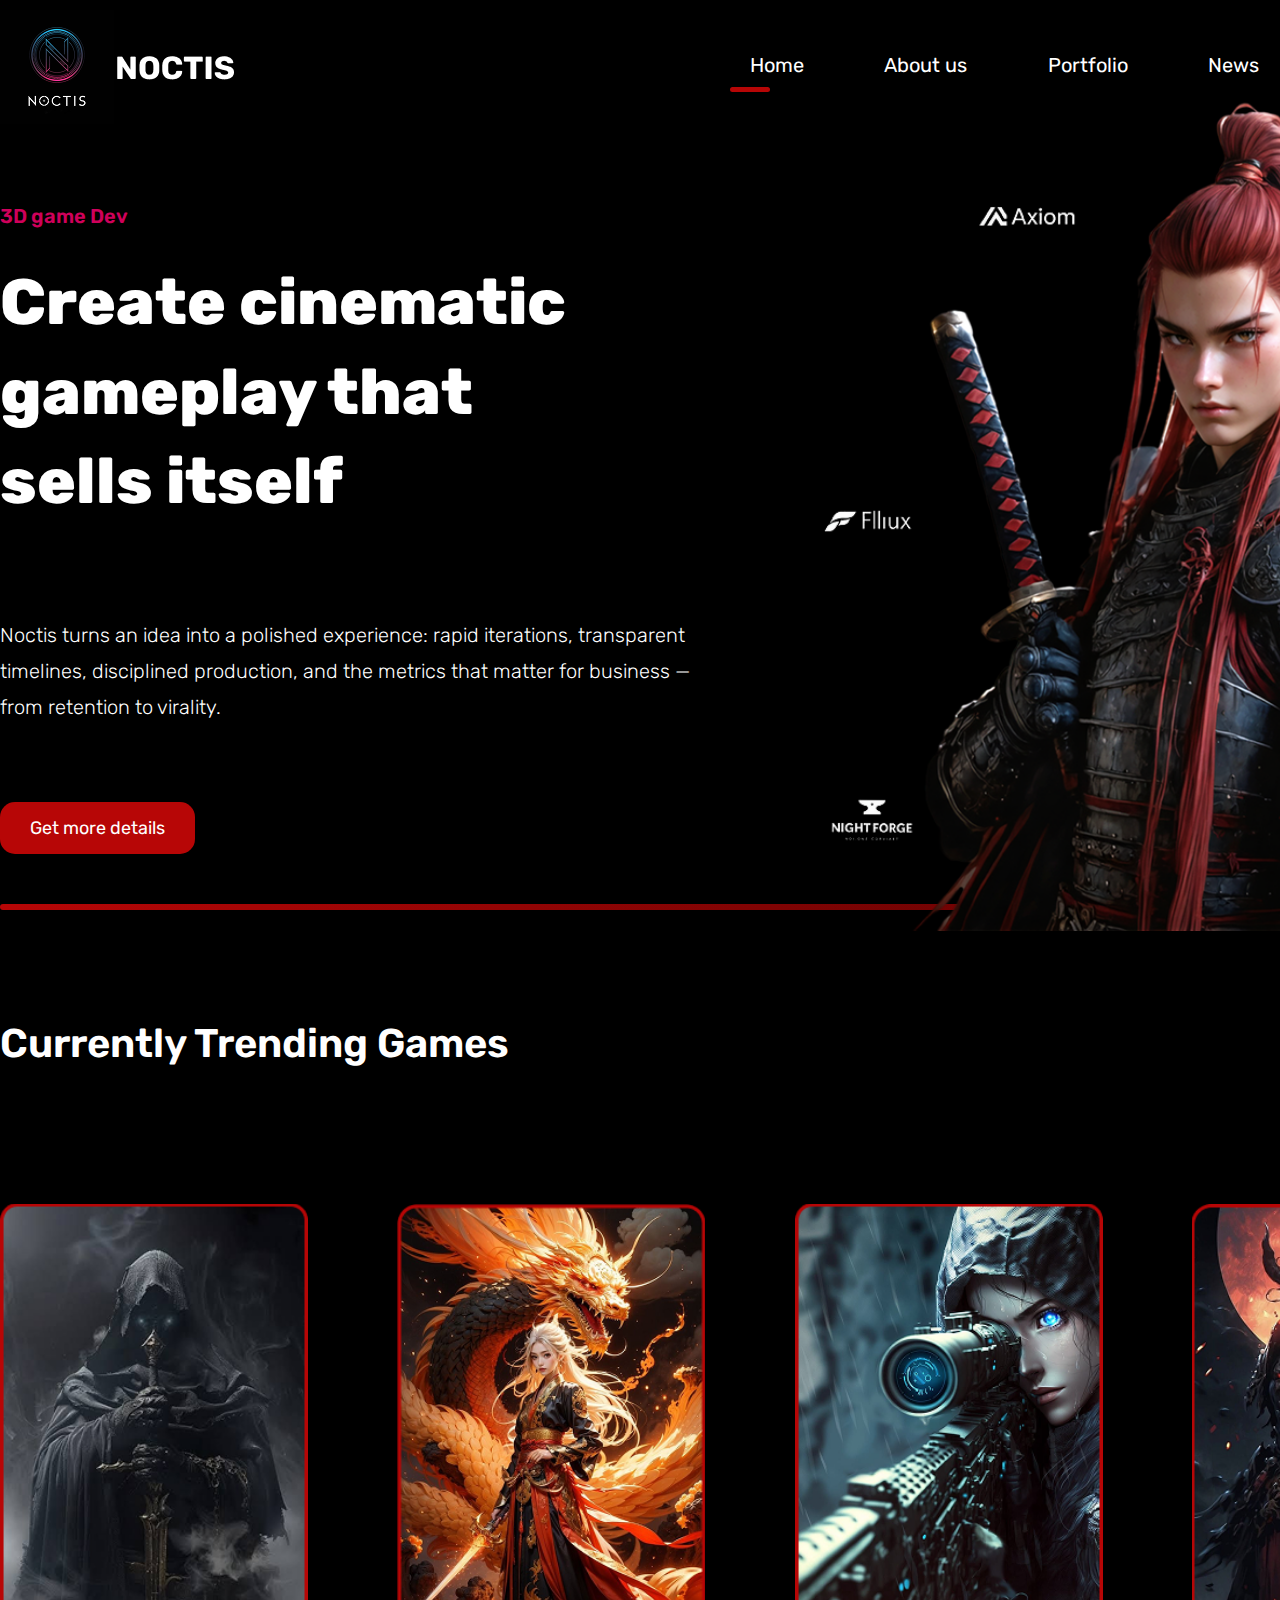
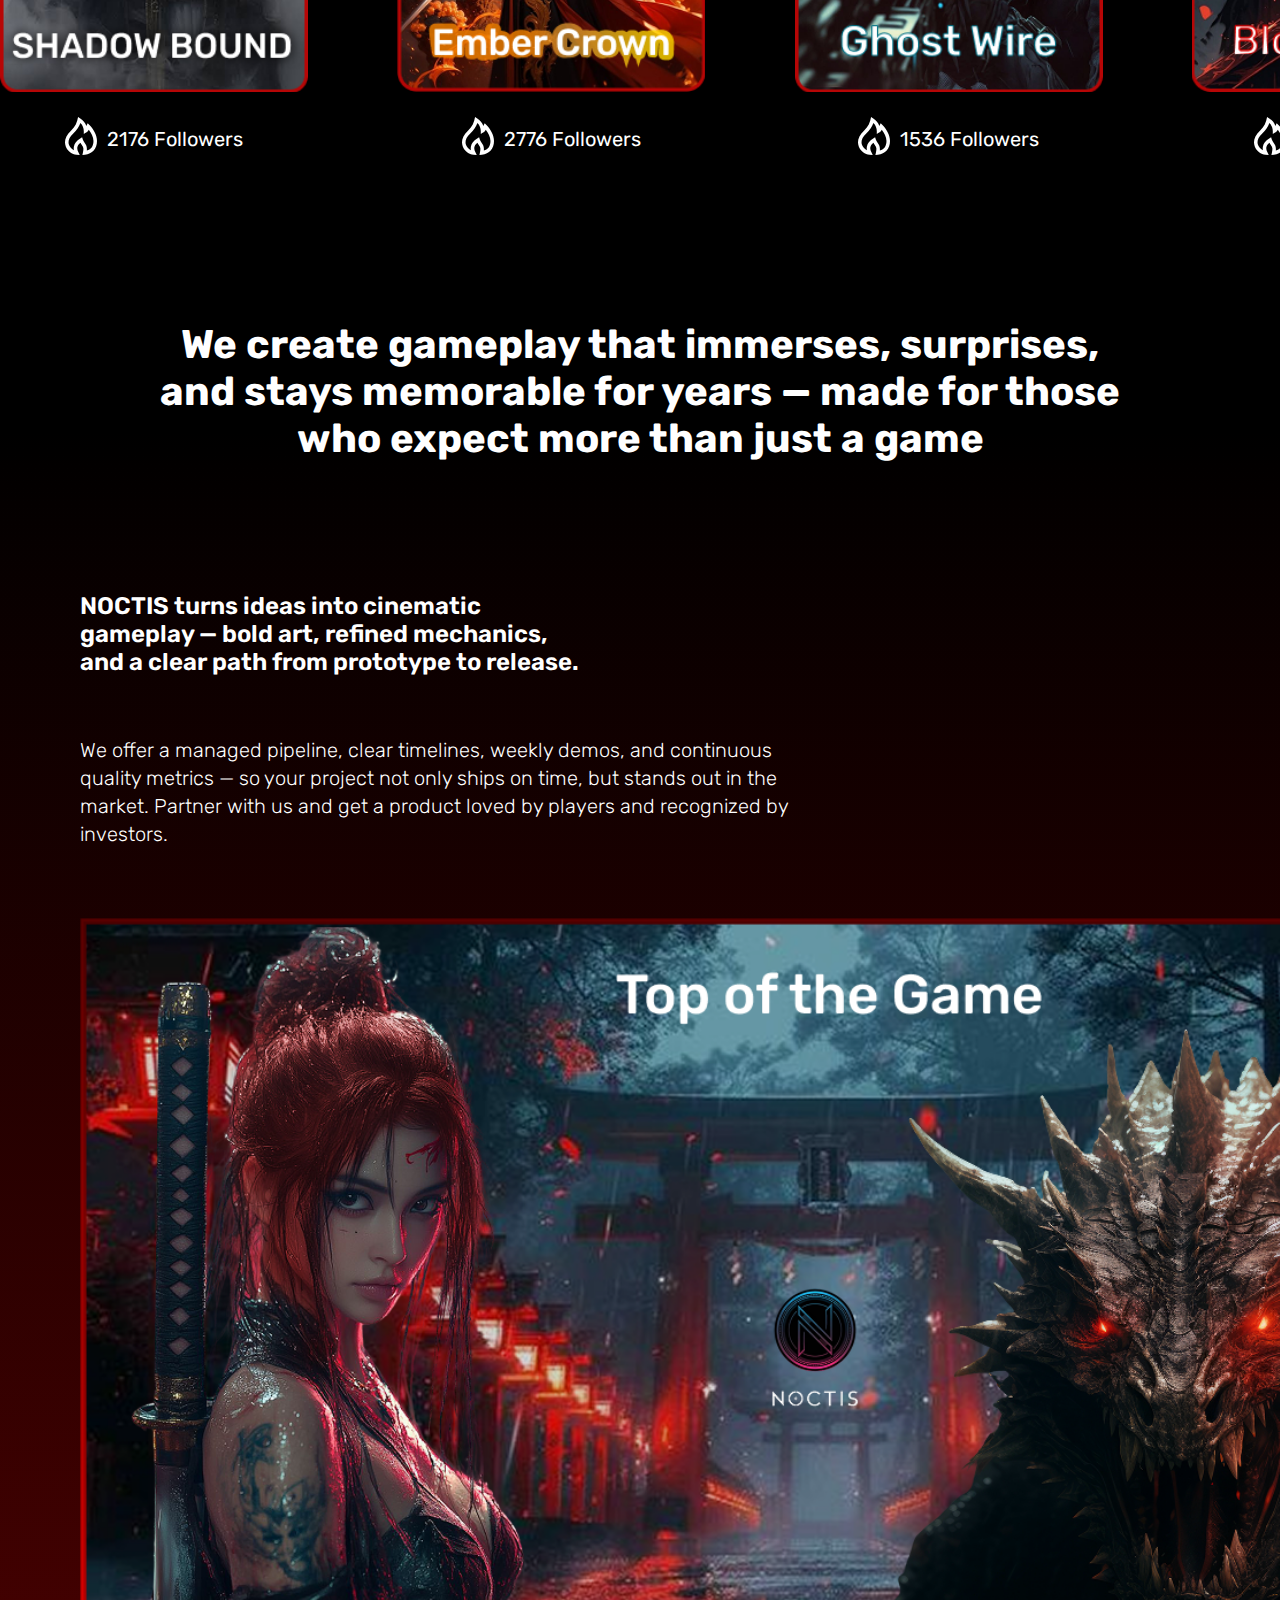
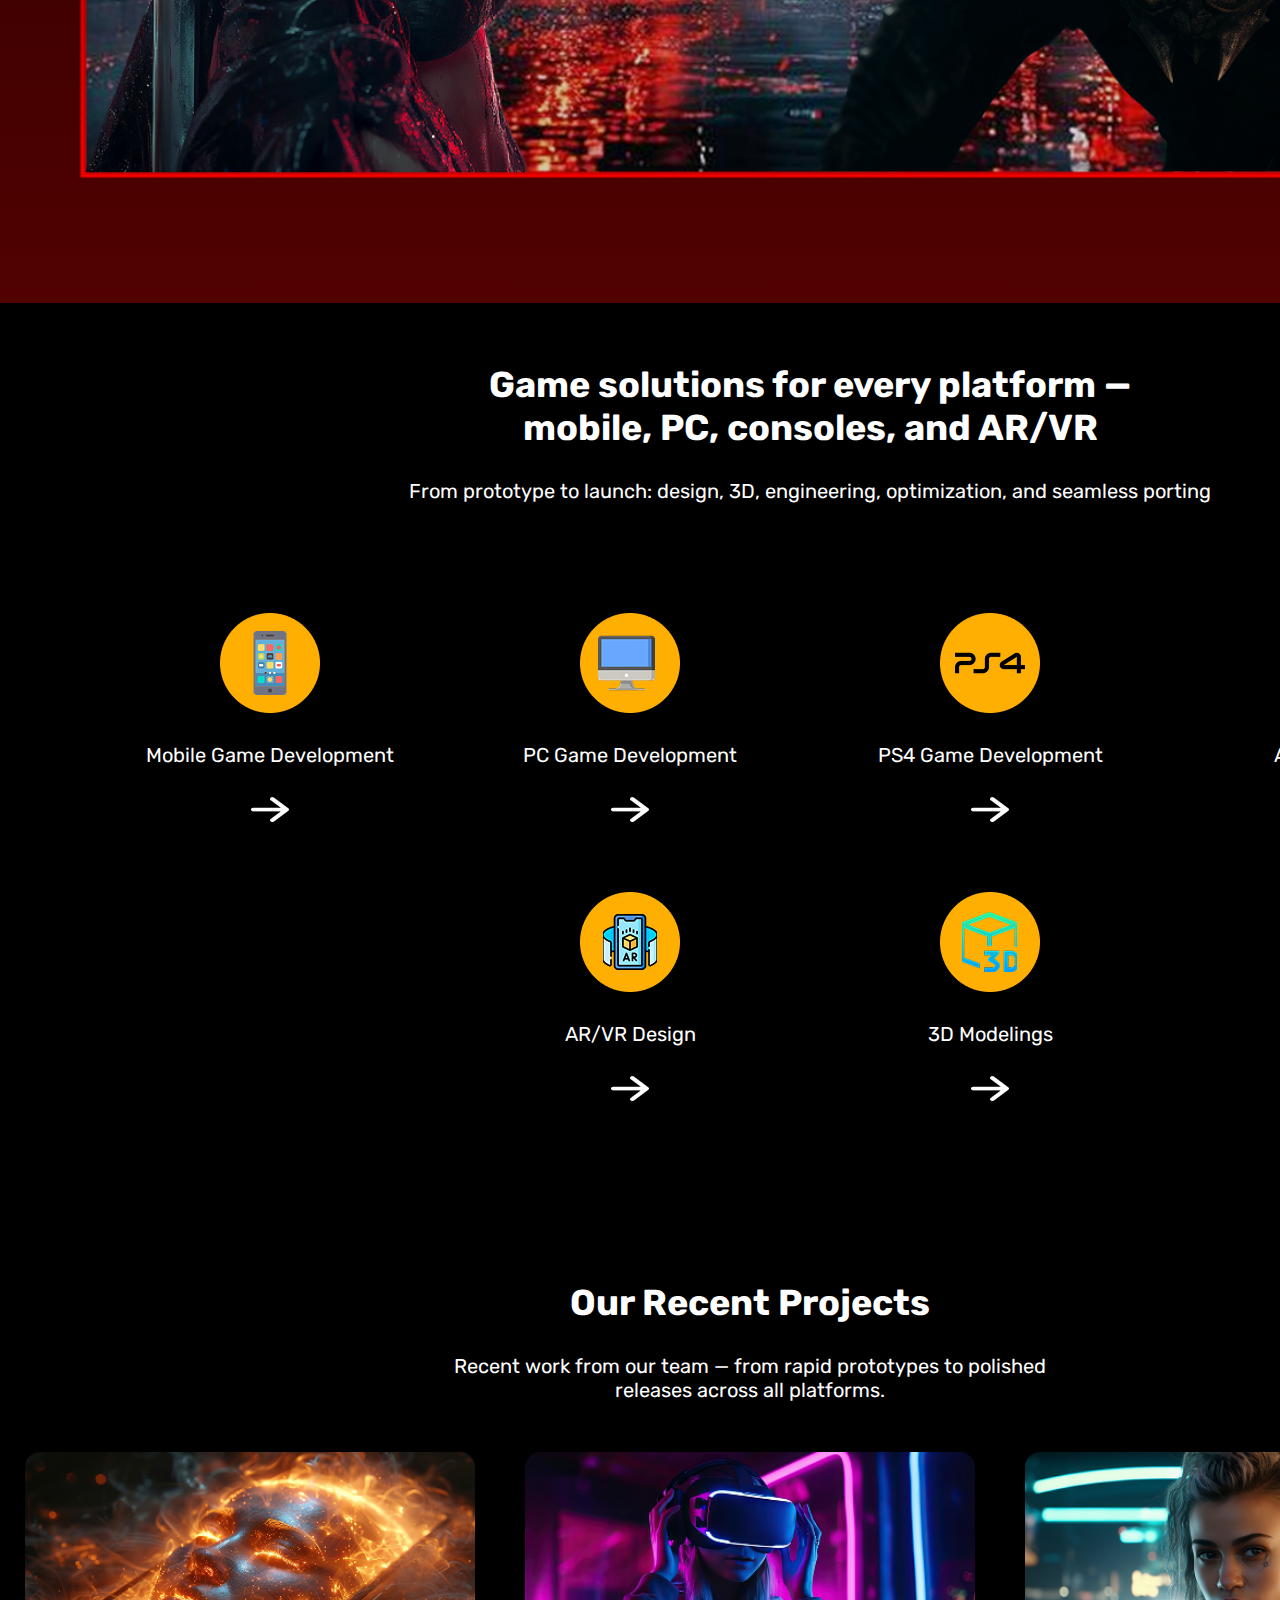
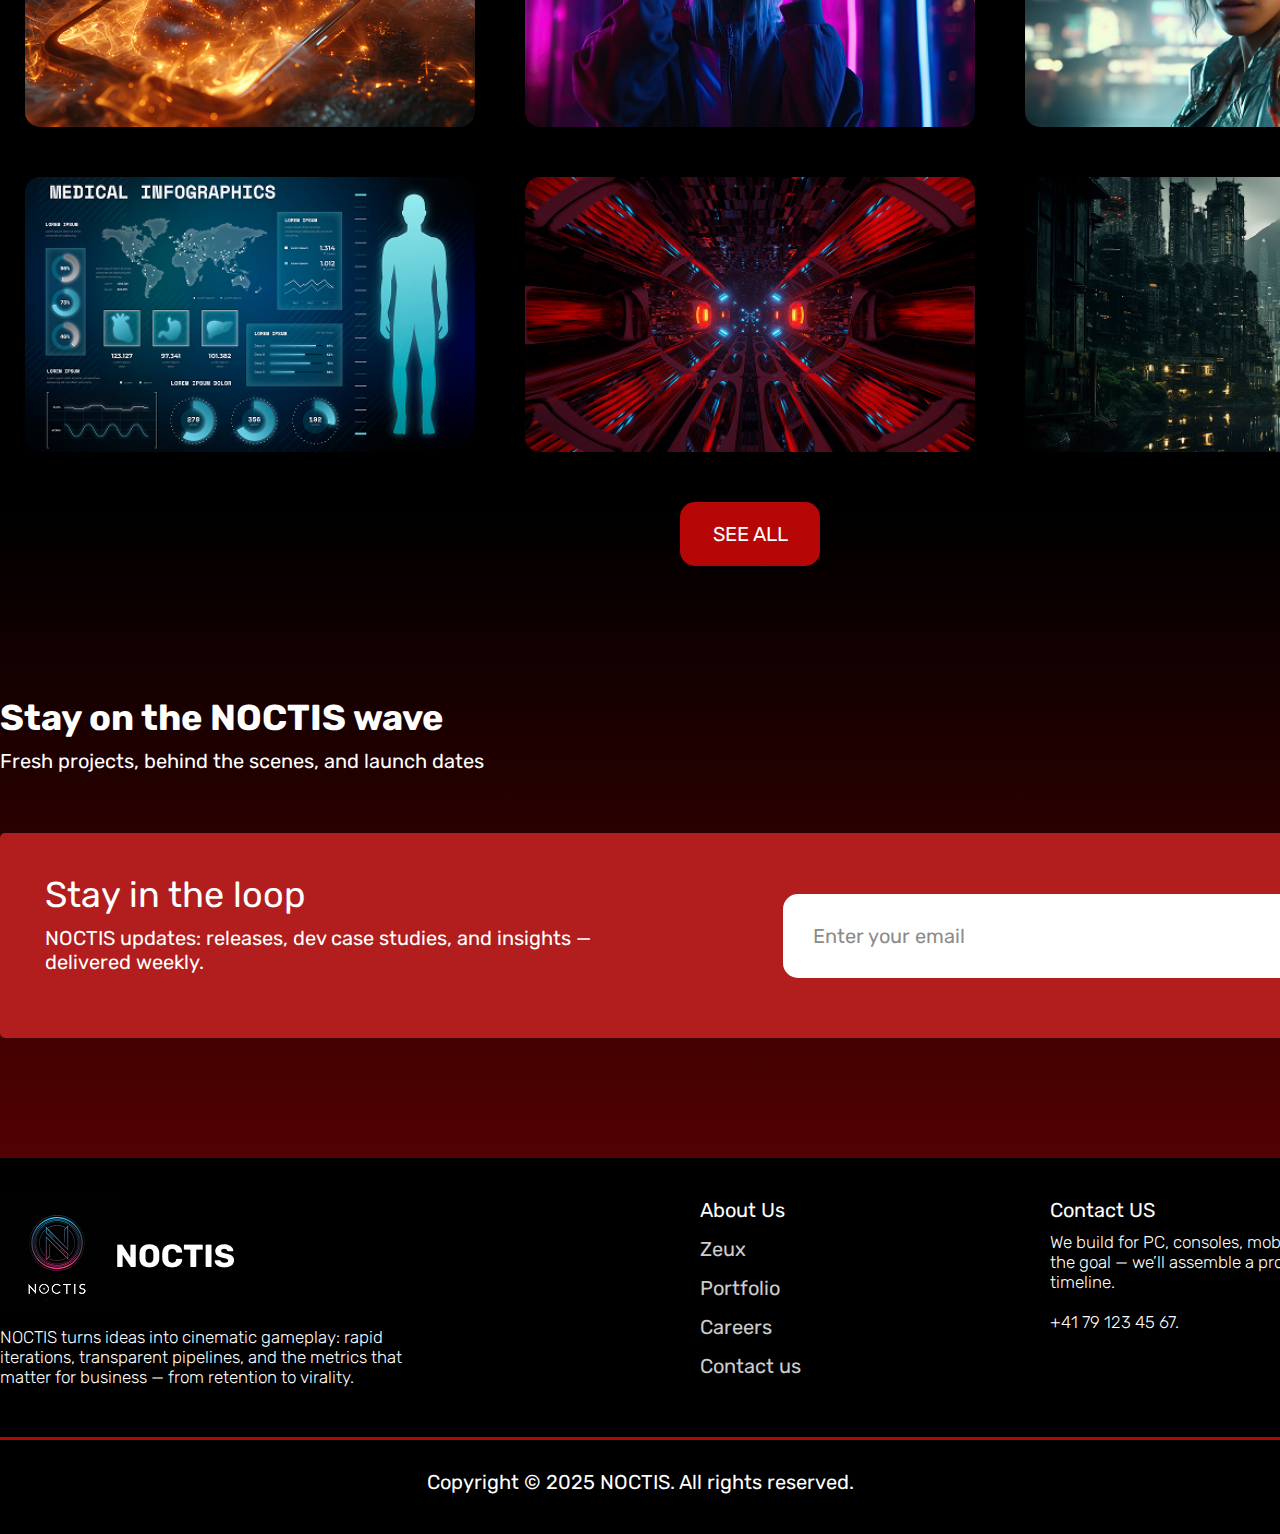
<file: index.html>
<!DOCTYPE html>
<html lang="en">
<head>
    <meta charset="UTF-8">
    <meta name="viewport" content="width=device-width, initial-scale=1.0">
    <title>Home page</title>
    <link rel="stylesheet" href="css/main.css" type="text/css"> 
</head>
<body>
   <div class="wrapper">
    <header class="container">
        <img class="logo" src="Img/Group 1.png" alt="Logo">
    <nav>
        <ul>
            <li class="active"><a href="index.html">Home</a></li>
            <li><a href="about.html">About us</a></li>
            <li><a href="portfolio.html">Portfolio</a></li>
            <li><a href="news.html">News</a></li>
            <li class="btn"><a href="contacts.html">Contact us</a></li>
        </ul>
    </nav>
   </header> 

   <div class="hero container">
    <div class="hero--info">
        <h2>3D game Dev</h2>
        <h1>Create cinematic gameplay that sells itself </h1>
        <p>  Noctis turns an idea into a polished experience: rapid iterations, transparent timelines, disciplined production, and the metrics that matter for business — from retention to virality.
        </p>
        <a class="btn" href="about.html">Get more details</a>
    </div>
    <img src="Img/Group 21.png" alt="">
   </div>

   <hr class="hero-divider">

   <div class="container trending">
    <a href="portfolio.html" class="see-all">SEE ALL</a>
    <h3>Currently Trending Games</h3>

    <div class="games">
        <div class="block">
            <img src="Img/Group 4.png" alt="">
            <span><img src="Img/Vector.svg" alt="">2176 Followers</span>
        </div>
        <div class="block">
            <img src="Img/Group 5.png" alt="">
            <span><img src="Img/Vector.svg" alt="">2776 Followers</span>
        </div>
        <div class="block">
            <img src="Img/Group 6.png" alt="">
            <span><img src="Img/Vector.svg" alt="">1536 Followers</span>
        </div>
        <div class="block">
            <img src="Img/Group 7.png" alt="">
            <span><img src="Img/Vector.svg" alt="">2356 Followers</span>
        </div>
    </div>
   </div>

   <div class="container big-text">
    <p>We create gameplay that immerses, surprises, and stays memorable for years — made for those who expect more than just a game</p>
   </div>

   <div class="container banner">
    <h3>NOCTIS turns ideas into cinematic gameplay — bold art, refined mechanics, and a clear path from prototype to release.</h3>
    <p>We offer a managed pipeline, clear timelines, weekly demos, and continuous quality metrics — so your project not only ships on time, but stands out in the market. Partner with us and get a product loved by players and recognized by investors.</p>
    <img src="Img/Group 9.png" alt="">
</div>
</div>

<div class="features">
    <div class="container">
        <h3>Game solutions for every platform — mobile, PC, consoles, and AR/VR</h3>
        <p>From prototype to launch: design, 3D, engineering, optimization, and seamless porting</p>
        <div class="info">
             <div class="block">
             <img src="Img/Group 10.png" alt="">
             <p>Mobile Game Development</p>
             <img src="Img/Vector1.png" alt="">
             </div>
             <div class="block">
             <img src="Img/Group 11.png" alt="">
             <p>PC Game Development</p>
             <img src="Img/Vector1.png" alt="">
             </div>
             <div class="block">
             <img src="Img/Group 12.png" alt="">
             <p>PS4 Game Development</p>
             <img src="Img/Vector1.png" alt="">
             </div>
             <div class="block">
             <img src="Img/Group 13.png" alt="">
             <p>AR/VR Solutions</p>
             <img src="Img/Vector1.png" alt="">
             </div>
             <div class="block">
             <img src="Img/Group 15.png" alt="">
             <p>AR/VR Design</p>
             <img src="Img/Vector1.png" alt="">
             </div>
             <div class="block">
             <img src="Img/Group 14.png" alt="">
             <p>3D Modelings</p>
             <img src="Img/Vector1.png" alt="">
             </div>
        </div>
    </div>
</div>

<div class="wrapper">
    <div class="container projects">
        <h3>Our Recent Projects</h3>
        <p>Recent work from our team — from rapid prototypes to polished releases across all platforms.</p>
        <div class="images">
            <img src="Img/pi1.png" alt="">
            <img src="Img/pi2.png" alt="">
            <img src="Img/Pi7.png" alt="">
        </div>
        <div class="images">
            <img src="Img/pi4.png" alt="">
            <img src="Img/pi5.png" alt="">
            <img src="Img/pi6.png" alt="">
        </div>
        <a href="portfolio.html" class="see-all">SEE ALL</a>
    </div>

    <div class="container email">
        <h3>Stay on the NOCTIS wave</h3>
        <p>Fresh projects, behind the scenes, and launch dates</p>
        <div class="block">
            <div>
                <h4>Stay in the loop</h4>
                <p>NOCTIS updates: releases, dev case studies, and insights — delivered weekly.</p>
            </div>
            <div>
                <input type="email" id="emailField" placeholder="Enter your email">
                <button onclick="checkEmail()">Subscribe</button>
            </div>
        </div>
    </div>
</div>

<footer>
    <div class="blocks container">
     <div>
        <img class="logo" src="Img/Group 1.png" alt="Logo">
        <p>NOCTIS turns ideas into cinematic gameplay: rapid iterations, transparent pipelines, and the metrics that matter for business — from retention to virality.</p>
     </div>
    <div>
        <h4>About Us</h4>
        <ul>
            <li>Zeux</li>
            <li>Portfolio</li>
            <li>Careers</li>
            <li>Contact us</li>
        </ul>
    </div>
    <div>
        <h4>Contact US</h4>
        <p>We build for PC, consoles, mobile, and AR/VR. Tell us about the goal — we’ll assemble a prototype and a clear release timeline.</p>
        <p>+41 79 123 45 67.</p>
    </div>
</div>
    <hr>
    <p>Copyright © 2025 NOCTIS. All rights reserved.</p>
</footer>
<!--Javaa-->
<script> 
  function checkEmail() {
    let email = document.querySelector ('#emailField').value;
    if(!email.includes('@')) alert ('No symbol @');
    else if(!email.includes('.')) alert ('No symbol .');
    else alert('All is okey!');
  }
</script>  
</body>

</html>
</file>
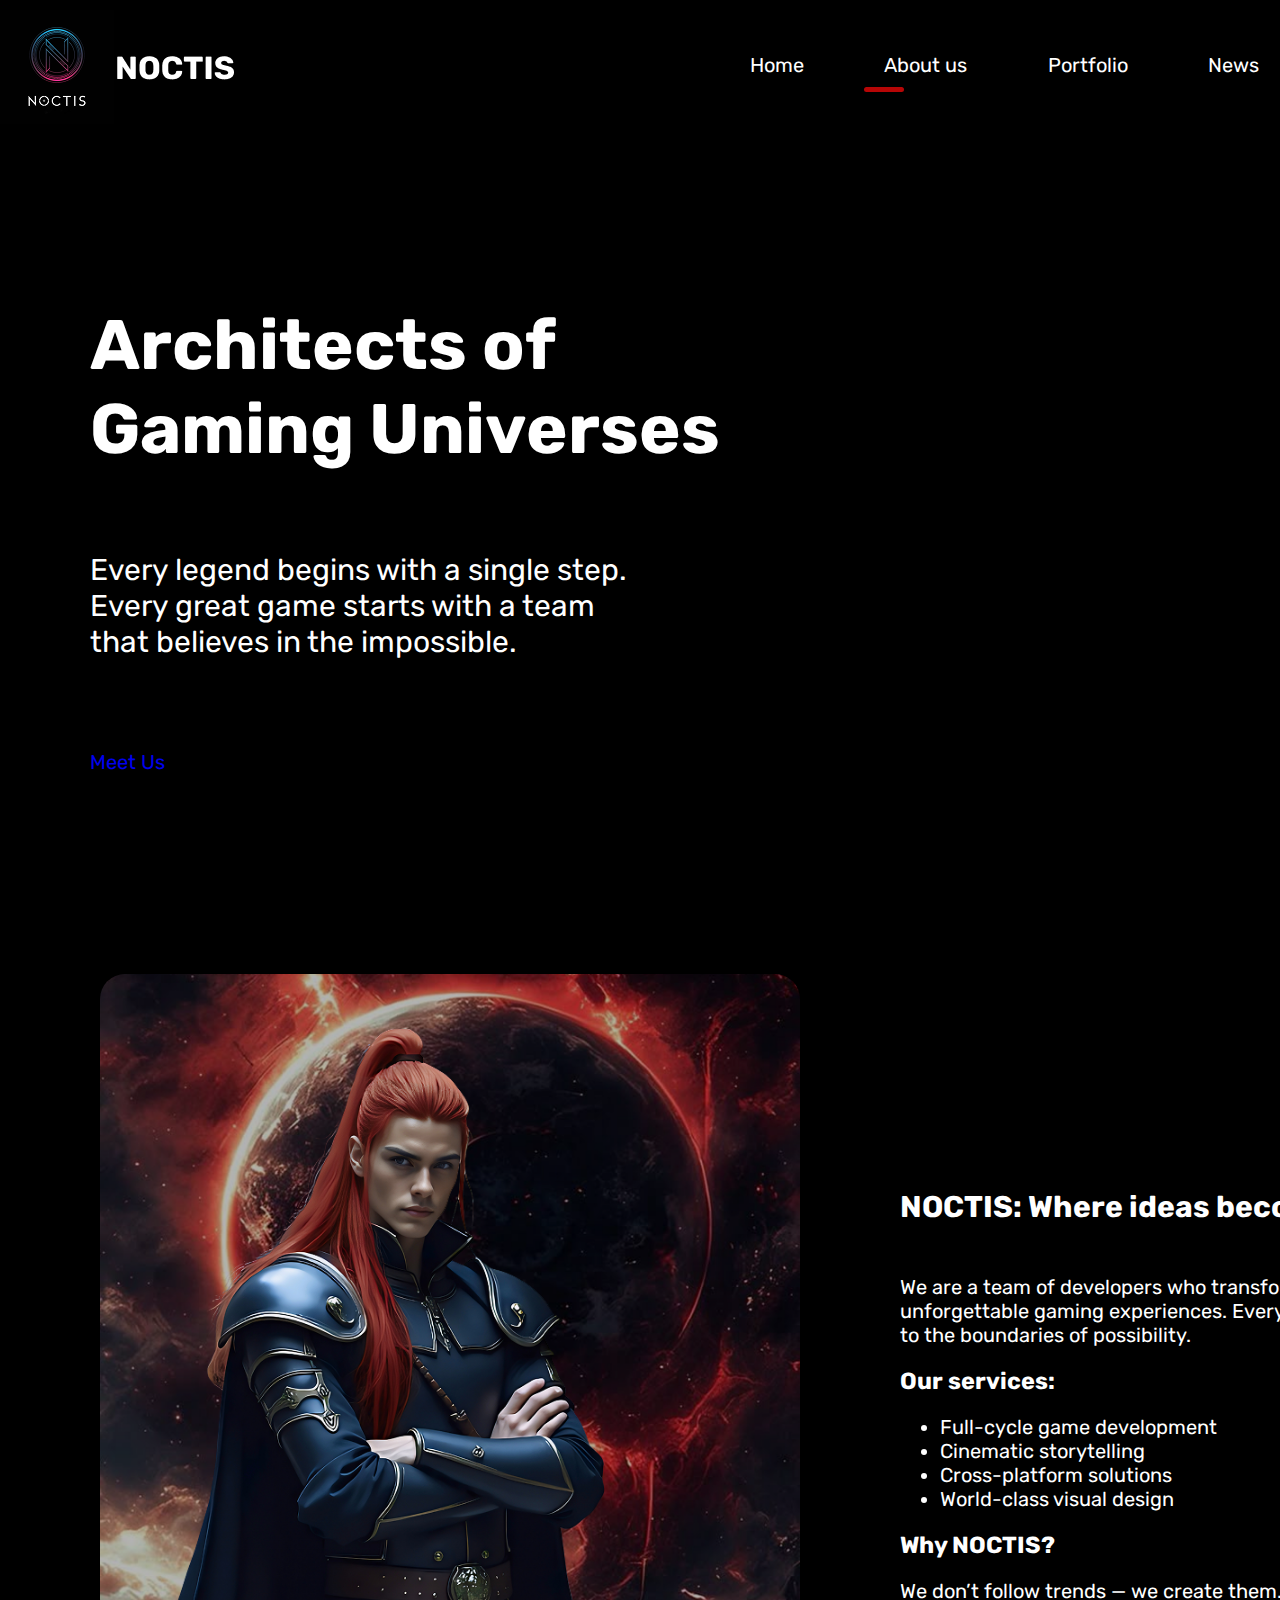
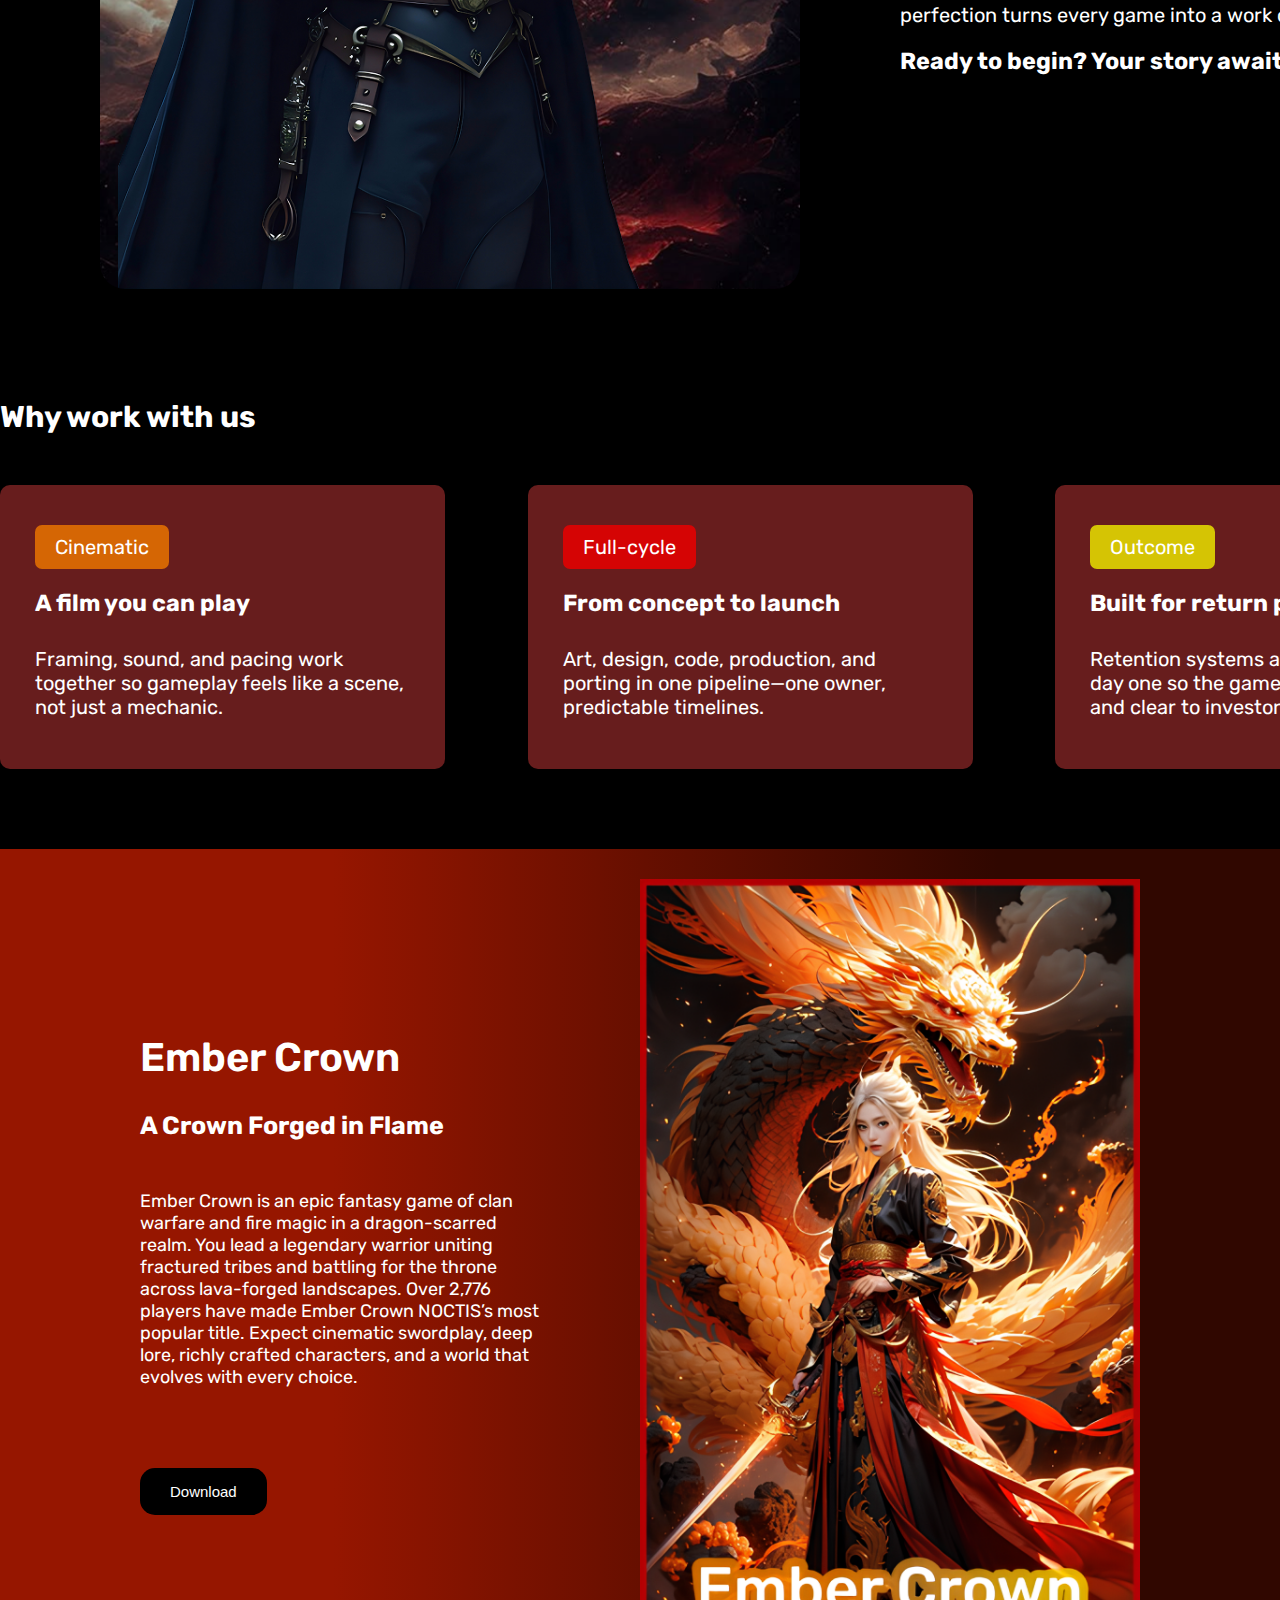
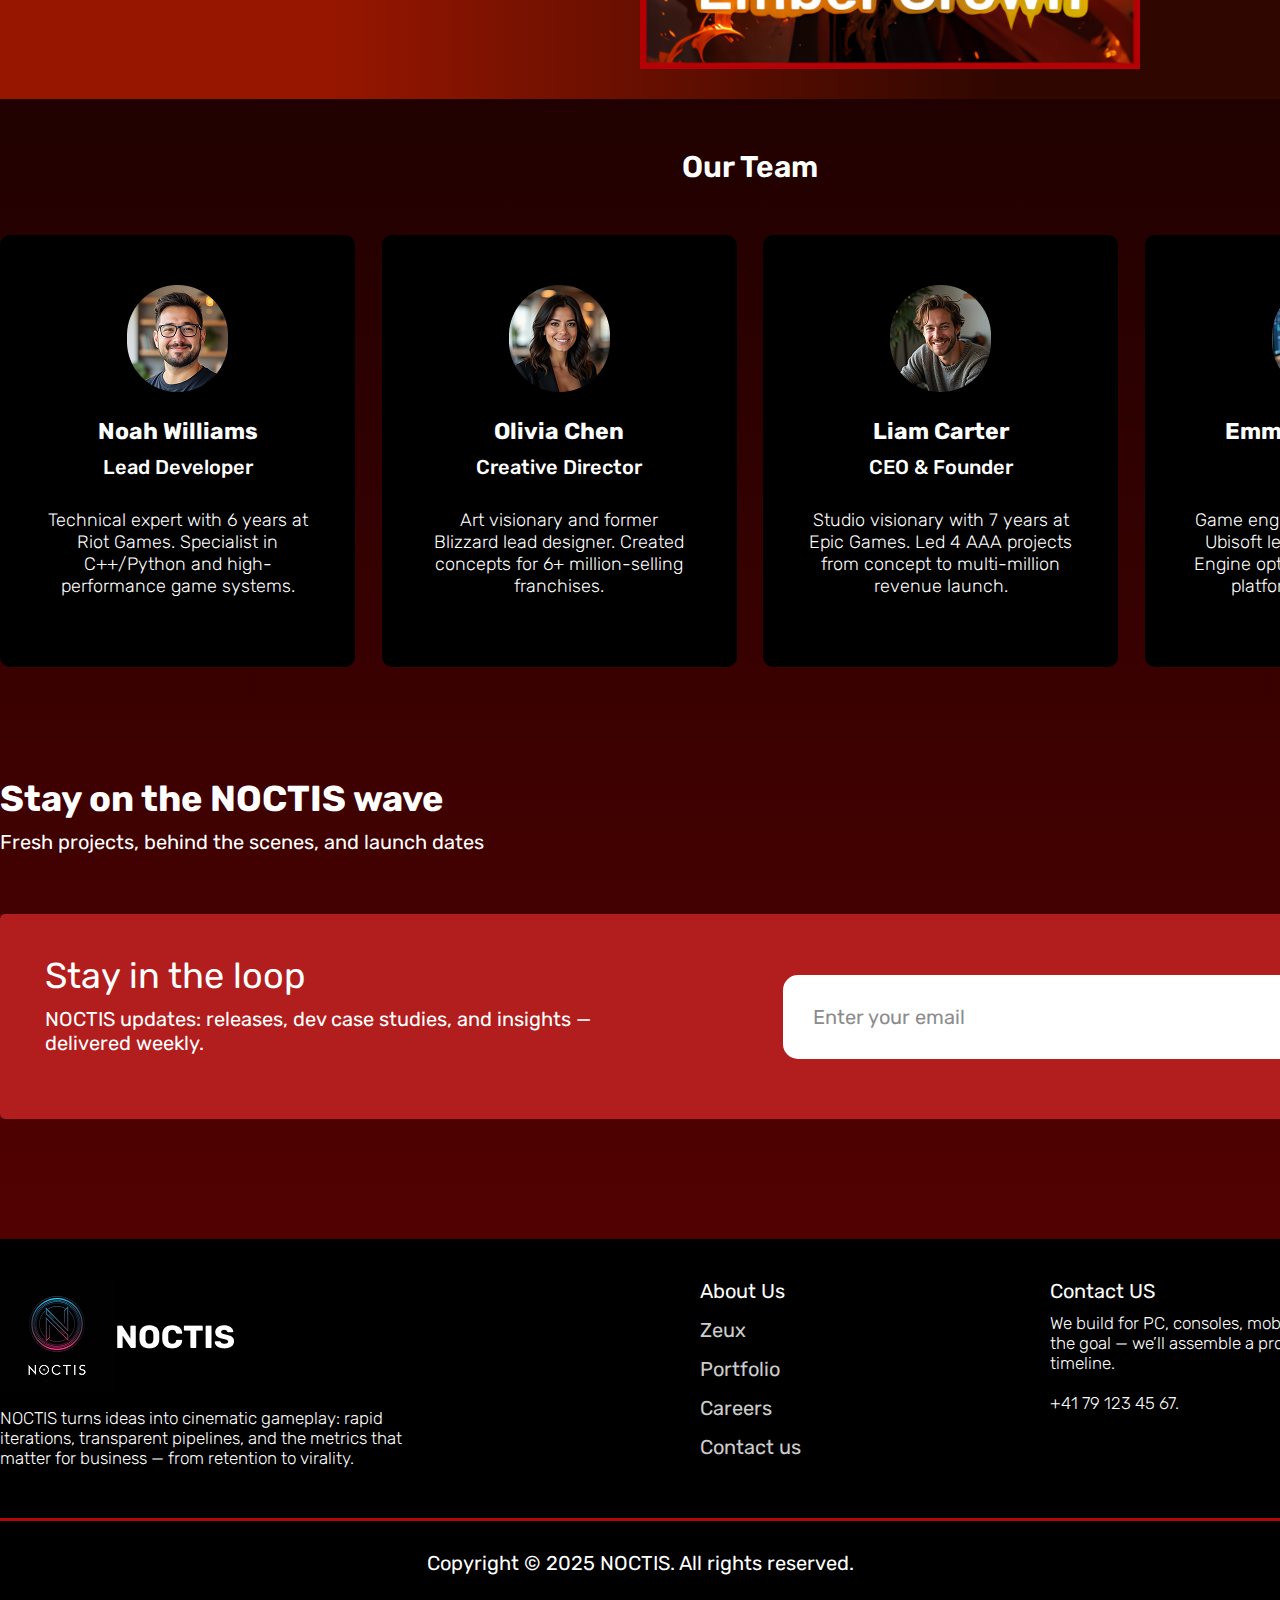
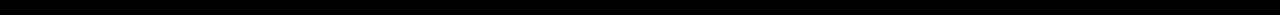
<file: about.html>
<!DOCTYPE html>
<html lang="en">
<head>
    <meta charset="UTF-8">
    <meta name="viewport" content="width=device-width, initial-scale=1.0">
    <title>About</title>
    <link rel="stylesheet" href="css/main.css" type="text/css"> 
</head>
<body>
   <div class="wrapper">
    <header class="container">
        <img class="logo" src="Img/Group 1.png" alt="Logo">
    <nav>
        <ul>
            <li><a href="index.html">Home</a></li>
            <li class="active"><a href="about.html">About us</a></li>
            <li><a href="portfolio.html">Portfolio</a></li>
            <li><a href="news.html">News</a></li>
            <li class="btn"><a href="contacts.html">Contact us</a></li>
        </ul>
    </nav>
   </header> 

     <div class="page-about">
       <div class="container">
        <h1>Architects of Gaming Universes</h1>
        <p>Every legend begins with a single step. Every great game starts with a team that believes in the impossible.</p>
        <a class="btn" href="contacts.html">Meet Us</a>
       </div>
     </div>

     <div class="hero-about container">
        <img src="Img/Group 29.png" alt="">
        <div class="info">
            <h2>NOCTIS: Where ideas become games</h2>
            <p>We are a team of developers who transform bold concepts into unforgettable gaming experiences. Every project is a challenge to the boundaries of possibility.</p>
            <h3>Our services:</h3>
            <ul>
                 <li>Full-cycle game development</li>
                 <li>Cinematic storytelling</li>
                 <li>Cross-platform solutions</li>
                 <li>World-class visual design</li>
            </ul>
            <h3>Why NOCTIS?</h3>
            <p>We don’t follow trends — we create them. Our passion for perfection turns every game into a work of art.</p>
            <h3>Ready to begin? Your story awaits.</h3>
        </div>
     </div>

     <div class="container work">
        <h2>Why work with us</h2>
        <div class="blocks">
            <div class="block">
                <span class="badge orange">Cinematic</span>
                <h3>A film you can play</h3>
                <p>Framing, sound, and pacing work together so gameplay feels like a scene, not just a mechanic.</p>
            </div>
            <div class="block">
                <span class="badge red">Full-cycle</span>
                <h3>From concept to launch</h3>
                <p>Art, design, code, production, and porting in one pipeline—one owner, predictable timelines.</p>
            </div>
            <div class="block">
                <span class="badge yellow"> Outcome</span>
                <h3>Built for return play</h3>
                <p>Retention systems and metrics from day one so the game is loved by players and clear to investors.</p>
            </div>
        </div>
     </div>

    <div class="gamer">
      <div class="container game">
        <div class="game-info">
            <h2>Ember Crown</h2>
            <h3>A Crown Forged in Flame</h3>
            <p>Ember Crown is an epic fantasy game of clan warfare and fire magic in a dragon-scarred realm. You lead a legendary warrior uniting fractured tribes and battling for the throne across lava-forged landscapes.
Over 2,776 players have made Ember Crown NOCTIS’s most popular title. Expect cinematic swordplay, deep lore, richly crafted characters, and a world that evolves with every choice.</p>
            <button class="btn">Download</button>
        </div>
        <img src="Img/Group 102.png" alt="">
      </div>
     </div>

     <div class="container team">
        <h2>Our Team</h2>
        <div class="blockss">
            <div class="founder">
                <img src="Img/Rectangle.png" alt="">
                <h3>Noah Williams</h3>
                <h4>Lead Developer</h4>
                <p>Technical expert with 6 years at Riot Games. Specialist in C++/Python and high-performance game systems.</p>
            </div>
            <div class="founder">
                <img src="Img/1.png" alt="">
                <h3>Olivia Chen</h3>
                <h4>Creative Director</h4>
                <p>Art visionary and former Blizzard lead designer. Created concepts for 6+ million-selling franchises.</p>
            </div>
            <div class="founder">
                <img src="Img/Rectangle2.png" alt="">
                <h3>Liam Carter</h3>
                <h4>CEO & Founder</h4>
                <p>Studio visionary with 7 years at Epic Games. Led 4 AAA projects from concept to multi-million revenue launch.</p>
            </div>
            <div class="founder">
                <img src="Img/Rectangle3.png" alt="">
                <h3>Emma Rodriguez</h3>
                <h4>CTO</h4>
                <p>Game engine architect and ex-Ubisoft lead. Expert in Unreal Engine optimization and cross-platform performance.</p>
            </div>
        </div>

     </div>

     <div class="container email">
        <h3>Stay on the NOCTIS wave</h3>
        <p>Fresh projects, behind the scenes, and launch dates</p>
        <div class="block">
            <div>
                <h4>Stay in the loop</h4>
                <p>NOCTIS updates: releases, dev case studies, and insights — delivered weekly.</p>
            </div>
            <div>
                <input type="email" id="emailField" placeholder="Enter your email">
                <button onclick="checkEmail()">Subscribe</button>
            </div>
        </div>
    </div>
   </div>
   
   
   <footer>
    <div class="blocks container">
     <div>
        <img class="logo" src="Img/Group 1.png" alt="Logo">
        <p>NOCTIS turns ideas into cinematic gameplay: rapid iterations, transparent pipelines, and the metrics that matter for business — from retention to virality.</p>
     </div>
    <div>
        <h4>About Us</h4>
        <ul>
            <li>Zeux</li>
            <li>Portfolio</li>
            <li>Careers</li>
            <li>Contact us</li>
        </ul>
    </div>
    <div>
        <h4>Contact US</h4>
        <p>We build for PC, consoles, mobile, and AR/VR. Tell us about the goal — we’ll assemble a prototype and a clear release timeline.</p>
        <p>+41 79 123 45 67.</p>
    </div>
</div>
    <hr>
    <p>Copyright © 2025 NOCTIS. All rights reserved.</p>
</footer>
</body>

</html>
</file>
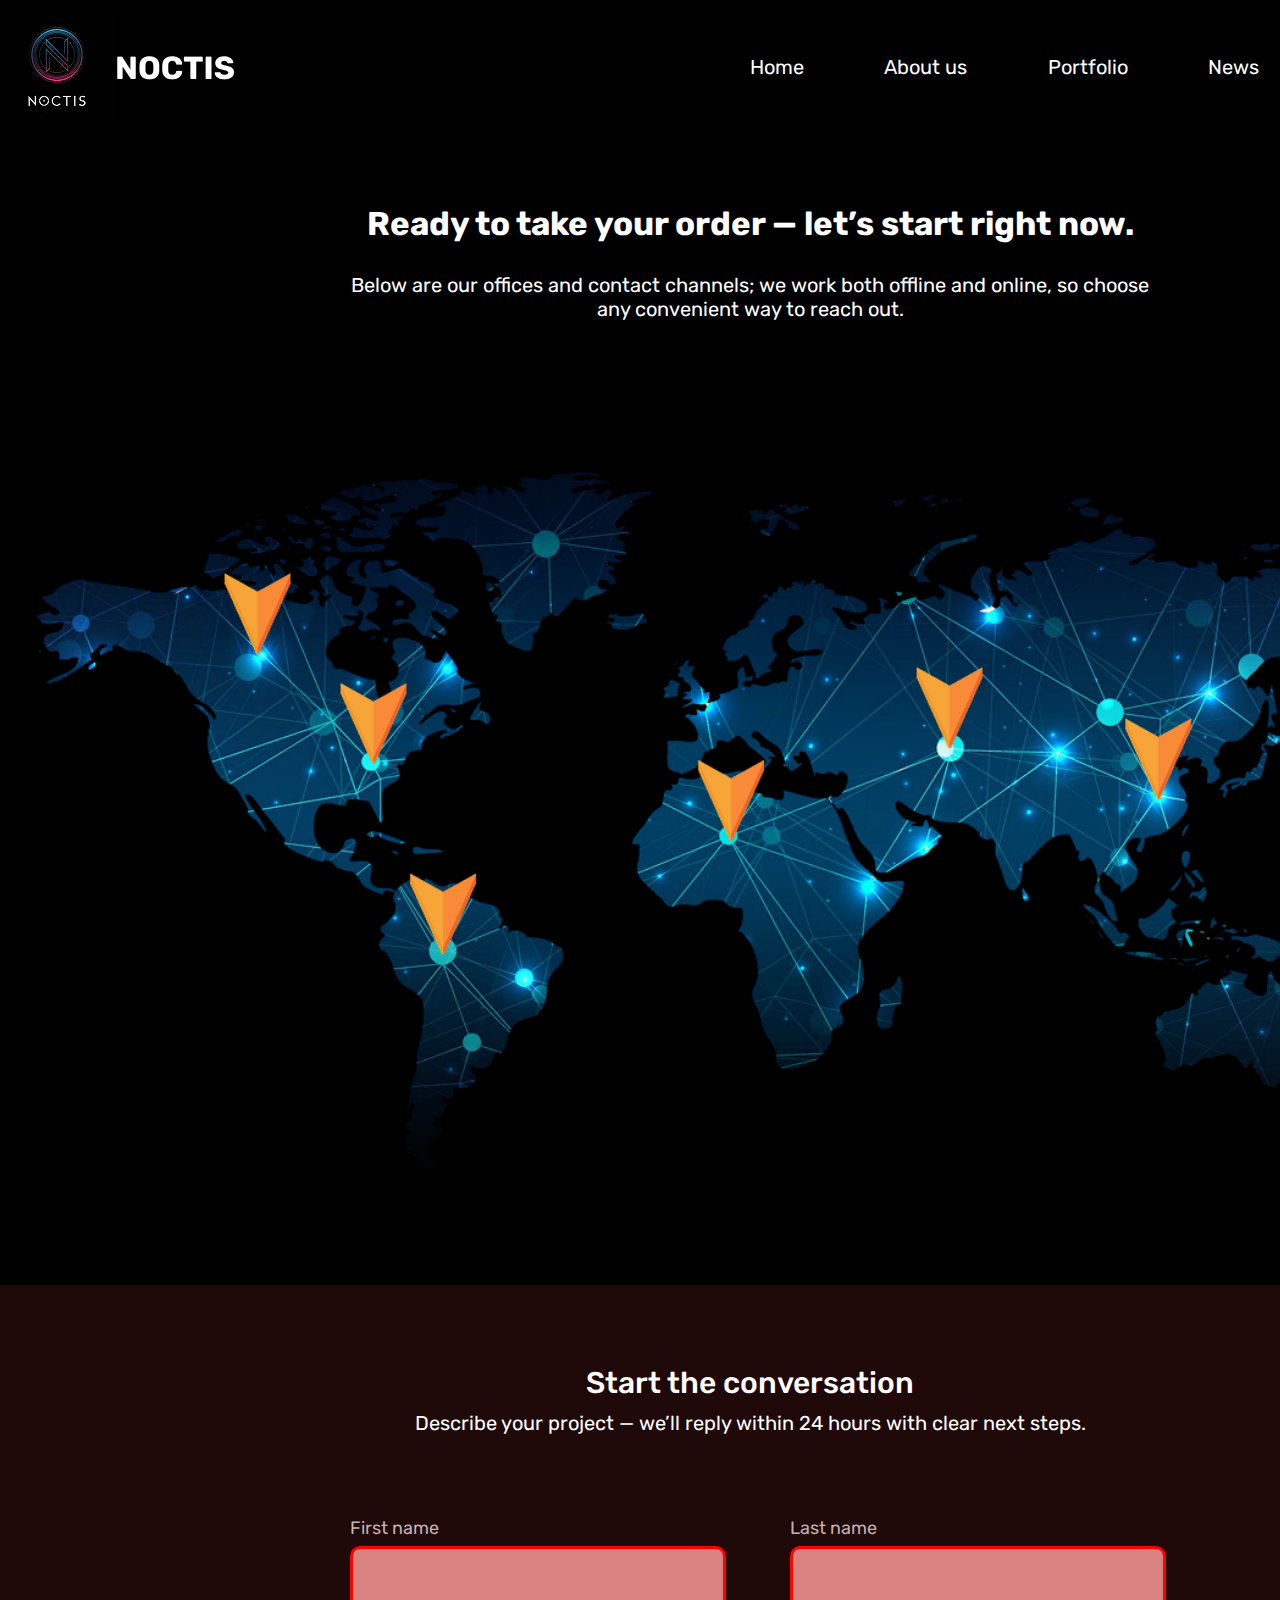
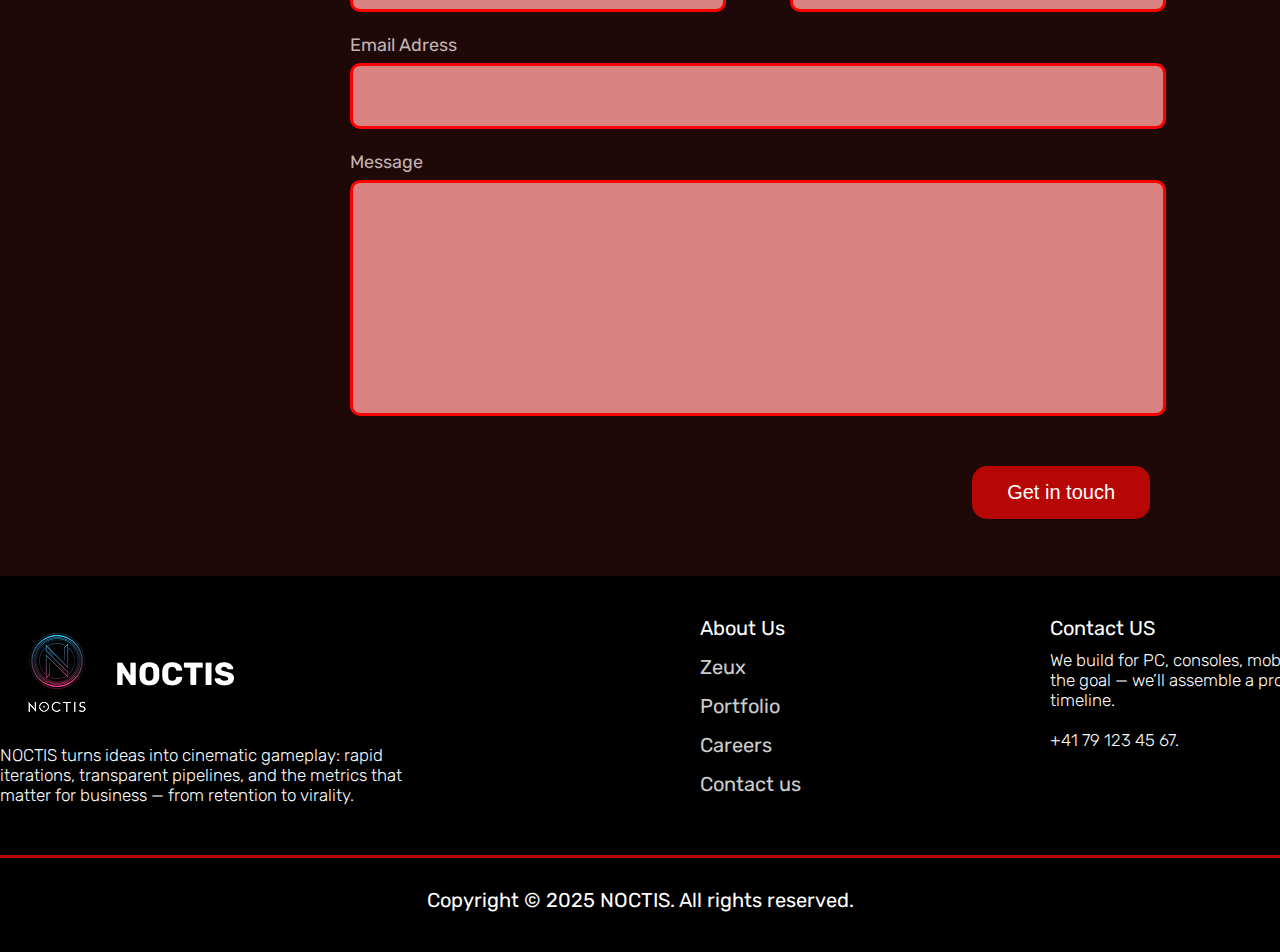
<file: contacts.html>
<!DOCTYPE html>
<html lang="en">
<head>
    <meta charset="UTF-8">
    <meta name="viewport" content="width=device-width, initial-scale=1.0">
    <title>Contacts</title>
    <link rel="stylesheet" href="css/main.css" type="text/css"> 
</head>
<body>
    <header class="container">
        <img class="logo" src="Img/Group 1.png" alt="Logo">
    <nav>
        <ul>
            <li><a href="index.html">Home</a></li>
            <li><a href="about.html">About us</a></li>
            <li><a href="#">Portfolio</a></li>
            <li><a href="#">News</a></li>
            <li class="btn"><a href="contacts.html">Contact us</a></li>
        </ul>
    </nav>
   </header> 

   <div class="container hero-contacts">
    <h1>Ready to take your order — let’s start right now.</h1>
    <p>Below are our offices and contact channels; we work both offline and online, so choose any convenient way to reach out.</p>
    <img src="Img/Group33.png" alt="">
   </div>

   <div class="feedback">
    <div class="container">
        <h2>Start the conversation</h2>
        <p>Describe your project — we’ll reply within 24 hours with clear next steps.</p>

        <form>
            <div class="inline">
                <div>
                    <label>First name</label>
                    <input type="Enter your first name">
                </div>
                <div>
                    <label>Last name</label>
                    <input type="Enter your last name">
                </div>
            </div>

            <label>Email Adress</label>
            <input type="Enter your Email adress" class="one-line">

            <label>Message</label>
            <textarea class="one-line"></textarea>

            <button class="button">Get in touch</button>
        </form>
    </div>
   </div>

   <footer>
    <div class="blocks container">
     <div>
        <img class="logo" src="Img/Group 1.png" alt="Logo">
        <p>NOCTIS turns ideas into cinematic gameplay: rapid iterations, transparent pipelines, and the metrics that matter for business — from retention to virality.</p>
     </div>
    <div>
        <h4>About Us</h4>
        <ul>
            <li>Zeux</li>
            <li>Portfolio</li>
            <li>Careers</li>
            <li>Contact us</li>
        </ul>
    </div>
    <div>
        <h4>Contact US</h4>
        <p>We build for PC, consoles, mobile, and AR/VR. Tell us about the goal — we’ll assemble a prototype and a clear release timeline.</p>
        <p>+41 79 123 45 67.</p>
    </div>
</div>
    <hr>
    <p>Copyright © 2025 NOCTIS. All rights reserved.</p>

</footer>
</file>
<file: css/main.css>
@import url('https://fonts.googleapis.com/css2?family=Rubik:ital,wght@0,300..900;1,300..900&display=swap');

* {
    margin: 0;
    padding: 0;
}


body { 
    font-family: "Rubik", sans-serif;  font-weight: 400; 
    color: #fff ;
    font-size: 20px;
    background: #000;
}

a {
    text-decoration: none;
}

img {
    max-width: 100%;
}


.wrapper {
 background: linear-gradient(180deg,rgba(0, 0, 0, 1) 58%, rgba(82, 1, 1, 1) 100%);
}

.container {
    width: 1500px;
    margin: 0 auto;
}

header {
    display: flex;
    justify-content: space-between;
    align-items: center;
    padding: 10px 0;
}

header .logo, footer .logo {
    text-transform: uppercase;
    font-size: 32px;
    font-weight: 700;
}


header nav{
    float: right;
    width: 50%;
}

header nav ul {
    list-style: none;
    display: flex;
    justify-content: space-between;
}

header nav ul li {
    display: inline-block;
}

header nav ul li a {
    color:#fff
}

header nav ul li.active::after {
    content: '';
    display: block;
    width:40px;
    height: 5px;
    background: #B70606;
    border-radius: 10px;
    position: relative;
    top: 10px;
    left: -20px;
}

header nav ul li:not(.active):not(.btn)  a:hover {
    border-bottom: 5px solid #B70606
}

header nav ul li.btn a, .email .block button {
    background: #B70606;
    padding: 15px 30px;
    border-radius: 5px;
    transition: all 500ms ease;
}

header nav ul li.btn a:hover, .email .block button:hover {
    background: #5c0101;
}

.hero {
    padding-bottom: 65px;
    position: relative;
}

.hero--info{
    width: 580px;
    padding-top: 70px ;
}

.hero--info h2 {
    color: #CF005A;
    font-size:20px;
    font-weight:600;
}

.hero--info h1 {
    line-height: 140%;
    font-size: 64px;
    font-weight: 800;
    margin: 30px 0;
}

.hero--info p {
    font-weight: 300;
    line-height: 180%;
    margin: 90px 0;
    width: 700px;
}

.hero--info .btn, .page-about .btn a{
    background:#B70606;
    color:#fff;
    border-radius: 15px;
    padding: 15px 30px;
    border: 0;
    transition: all 500ms ease;
    font-size: 18px;
}

.hero--info .btn:hover, .page-about .btn:hover {
    cursor: pointer;
    transform: scale(1.1);
}

.hero img {
      width: 918px; height:auto;  
    position:absolute;
    top: -50px; right: -150px;
    
}

.hero-divider{
  border: none;                        
  height: 6px;                        
  background: linear-gradient(90deg,#B70606 0%, #5c0101 100%); 
  border-radius: 6px;                     
}

/*секция с играми*/

.trending { 
    padding-top: 110px;
}

.trending h3 {
    font-weight: 600;
    font-size: 40px;
}

.trending .see-all, .projects .see-all{
    color:#fff;
    background: #B70606;
    border-radius: 15px;
    padding: 20px 25px;
    float: right;
    display:block;
    transition: all 500ms ease;
}

.projects .see-all {
    float: none;
}

.trending .see-all:hover, .projects .see-all:hover {
    transform: scale(1.1)
}

.trending .games{
    display: flex;
    justify-content: space-between;
    width:100%;
    padding: 120px 0;
}


.trending .games span{
    display:block;
    text-align: center;
    margin-top:10px;
}

.trending .games span img{
    position:relative;
    top: 10px;
    margin-right: 10px;
}

.trending .games .block > img {
    width: 308px;
    height: 488px;
    object-fit: cover;
}

.big-text {
    padding: 50px 0;
    font-size: 40px;
    font-weight: 700;
    text-align: center;
    width: 1000px;
}

.banner{
    padding: 80px;
}

.banner h3 {
    font-size: 24px;
    font-weight: 600;
    margin-bottom: 60px;
    width: 500px;
}

.banner p {
    line-height: 140%;
    font-size: 20px;
    font-weight: 300;
    width:750px;
    margin-bottom: 70px;
}

.banner img{
    width: 100%;
    margin-bottom: 40px;
}

/*Макет*/

.features {
    background: url('../Img/Group17.png') no-repeat center center fixed;
    background-size: cover;
    padding: 60px;
}

.features h3, .features p
{
    margin-bottom: 30px;
    text-align: center;
    max-width: 700px;
    margin-left: auto;
    margin-right: auto;
}

.features h3 {
    font-size: 36px;
}

.features p {
    max-width: 900px;
}

 .features .container > p 
 { margin-bottom: 90px; 
} 

.features .info {
    display: flex;
    justify-content: center;
    flex-wrap: wrap;
}

.features .info .block {
    text-align: center;
    width: 20%;
    margin: 20px 2%;
}

.features .info .block img {
    margin-bottom: 25px;
}

.projects {
    padding: 70px 0;
}

.projects h3 {
    font-size: 36px;
    text-align: center;
}

.projects p {
    margin: 30px 0;
    text-align: center;
    max-width: 600px;
    margin-left: auto;
    margin-right: auto;
    margin-bottom: 50px;
}

.projects .images {
    display: flex;
    justify-content: space-around;
    margin-bottom: 50px ;
    object-fit: cover;
}

.projects .images img {
    width: 450px;
    height: 275px;
    object-fit: cover;
     border-radius: 15px; 
}

.projects .see-all {
    float: none;
    width: 90px;
    text-align: center;
    margin: 0 auto;
}

/*Email*/


.email {
    padding-bottom: 120px;
}

.email h3 {
    margin-top: 60px;
    font-size: 36px;
    margin-bottom: 10px;
}

.email p{
    margin-bottom: 4%;
}

.email .block {
    background: #B21E1E;
    margin-top: 30px;
    border-radius: 5px;
    padding: 40px 3%;
    width: 94%;
    display: flex;
    justify-content: space-between;
    align-items: center;
}

.email .block h4 {
    font-size: 36px;
    font-weight: 400;
    margin-bottom: 10px;
}

.email .block p {
    width: 600px;
}

.email .block input {
    background: #fff;
    outline: none;
    border: 0;
    border-radius: 15px;
    width: 500px;
    font-family: "Rubik", sans-serif;  font-weight: 400;
    padding: 30px 30px;
    font-size: 20px;
    position:relative;
    right: -138px;
    z-index: 1;
    padding-right: 150px;
}

.email .block input::placeholder {
    color:#8C8C8C;
}

.email .block button {
    cursor: pointer;
    border: 0;
    padding: 17px 18px;
    position:relative;
    z-index: 2;
    font-size: 20px;
    color:#fff;
    border-radius: 15px;
}

/*ABOUT*/

.page-about {
    background: url('../Img/Group30.png') no-repeat center 30%/cover;
    background-size: cover;
    padding: 90px;
    min-height:70dvh; 
    border-radius: 50px;
    
}

.page-about h1 {
    font-size: 70px;
    width: 700px;
    padding: 80px 0;
    line-height: 120%;
}

.page-about p {
    width: 550px;
    font-size: 30px;
    font-weight: 400;
    padding-bottom: 90px;
}

.hero-about {
    display: flex;
    align-items: center;
    justify-content: space-around;
}


.hero-about img {
    width: 700px; height:auto;  
    position:relative;
    margin:30px 100px ;
    border-radius: 25px;
}

.hero-about ul {
    position: relative;
    left:40px;
}
.hero-about .info {
    position: relative;
    width: 600px;
    display: grid;
  gap: 20px; 
}

.hero-about h2 {
    padding-bottom: 30px;
}

.work{
    padding: 80px 0;
}

.work h2 {
    font-size: 30px;
    margin-bottom: 50px;
}

.work .blocks {
    display:flex;
    justify-content: space-between;
}

.work .blocks .block {
    width: 25%;
    border-radius: 10px;
    padding: 50px 35px;
    background: #671D1D;
}

.work .blocks .block h3{
    margin: 30px 0;
}

.work .blocks .block .badge {
    border-radius: 7px;
    padding: 10px 20px;
}

.work .blocks .block .badge.orange {
    background:#D56604;
}

.work .blocks .block .badge.red {
    background:#D50404;
}

.work .blocks .block .badge.yellow {
    background:#D5C404;
}

/*Game*/

.gamer {
    background: #300700;
    background: linear-gradient(270deg, rgba(48, 7, 0, 1) 22%, rgba(150, 22, 0, 1) 74%);
}


.game .game-info{
    width: 700px;
    padding: 200px 0;
}

.game .game-info h2 {
    margin-bottom: 30px;
    font-size: 40px;
    font-weight: 600;
}

.game .game-info h3 {
    font-size: 25px;
}

.game-info p {
    padding: 50px 0;
    font-size: 18px;
    font-weight: 400;
}

.game .game-info .btn { 
    background: #000000;
    color:#fff;
    border-radius: 15px;
    padding: 15px 30px;
    border: 0;
    transition: all 500ms ease;
    font-size: 15px;
    margin-top: 30px;
}

.game .game-info .btn:hover {
    cursor: pointer;
    transform: scale(1.1);
}


.gamer .game {
    display: flex;
    align-items: center;
    justify-content: space-between;
    max-width: 1000px;
    margin: 0 auto;
    padding: 30px;
    gap: 100px;
}

.gamer .game-info {
    flex: 1;
    padding: 0;
}

.gamer .game img {
    flex: 1;
    max-width: 50%;
    height: auto;
    display: block;
}

/*TTTEEEEEEEEEAAAAAAAAAAAAMMMMMMMMMMM*/

.team {
    padding: 50px 0;
}

.team h2 {
    font-size: 30px;
    margin-bottom: 50px;
    font-weight: 600;
    text-align: center;
}

.team .blockss {
    display:flex;
    justify-content: space-between;
    text-align: center;
}

.team .blockss .founder {
    width: 19%;
    border-radius: 10px;
    padding: 50px 35px;
    background: #000;
}

.team .blockss .founder h3 {
    padding-top: 20px;
    font-size: 23px;
}

.team .blockss .founder  h4 {
    font-size: 20px;
    padding: 10px 0;
    font-weight: 500;
}

.team .blockss .founder p {
    font-size: 18px;
    padding: 20px 10px;
    font-weight: 300;
}

/*Contacts*/

.hero-contacts h1 {
    text-align: center;
    margin-top: 70px;
    margin-bottom: 30px;
    font-size: 33px;
}

.hero-contacts p {
    text-align: center;
    width: 800px;
    margin-left: 350px;
}

.hero-contacts img {
    text-align: center;
    width: 100%;
}

.feedback {
    padding: 80px 0;
    background: #1F0808;
}

.feedback h2 {
    text-align: center;
    font-weight: 500;
    font-size: 30px;
}

.feedback p {
    text-align: center;
    margin-top: 10px;
}

.feedback form {
    margin: 80px auto;
    width: 800px;
}

.feedback form label {
    color: #C3B3B3;
    font-size: 18px;
}

.feedback form .inline {
    display: flex;
    justify-content: space-between;
}

.feedback form .inline > div {
    width: 45%;
}

.feedback form input, .feedback form textarea {
    background: #D88282;
    border-radius: 10px;
    border: 3px solid #FF0000;
    display: block;
    width: 100%;
    padding: 15px 5px;
    outline: none;
    color: #fff;
    margin-top: 7px;
    margin-bottom: 20px;
    font-size: 25px;
}

.feedback form input {
    height: 30px;
}

.feedback form .one-line {
    width: 100%;
}

.feedback form textarea {
    resize: none;
    height: 200px;
}

.feedback form button{
    background: #B70606;
    border-radius: 15px;
    border: 0;
    float: right;
    cursor: pointer;
    color:#fff;
    padding : 15px 35px;
    margin-top: 30px;
    transition: all 500ms ease;
    font-size: 20px;
}

.feedback form button:hover {
    background: #ff0000;
}

/*Footer*/

footer {
    background: #000;
    padding:40px 0;
}

footer .blocks {
    display: flex;
    justify-content: space-between;
}

footer .blocks p{
    width: 450px;
    margin-top: 10px;
    margin-bottom: 20px;
    font-size: 17px;
    font-weight: 300;
}

footer .blocks h4{
    font-weight: 400;
    font-size: 20px;
}

footer .blocks ul {
    list-style: none;
}

footer .blocks ul li {
    margin-top: 15px;
    opacity: 0.8;
}

footer hr {
    margin: 30px 0;
    background-color: #B70606;
    height: 3px;
    border: none;
}

footer > p {
    text-align: center;
}
</file>
